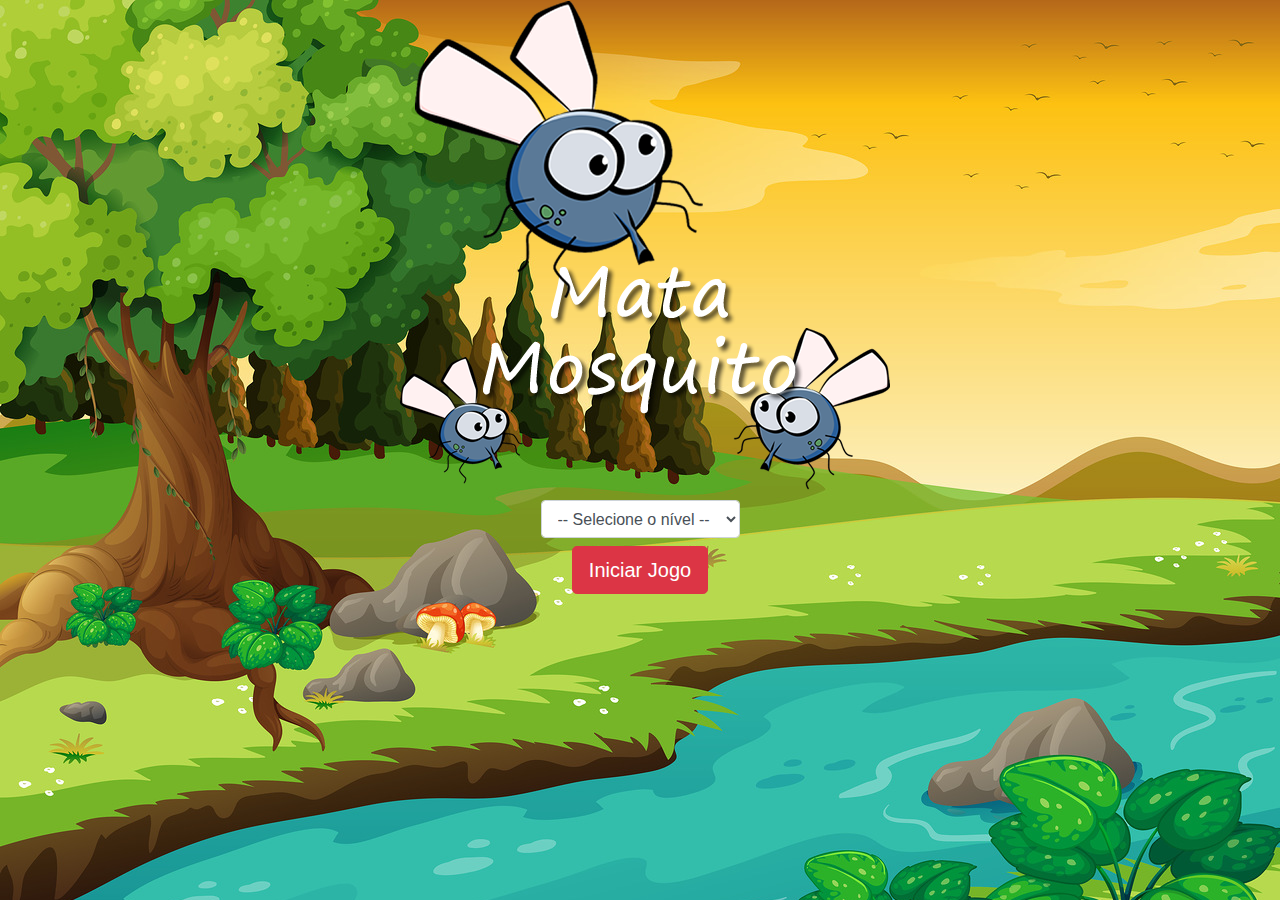
<file: proj_completo/index.html>
<!DOCTYPE html>
<html>
	<head>
		<title></title>
		<meta charset="UTF-8" />
		<link rel="stylesheet" href="https://maxcdn.bootstrapcdn.com/bootstrap/4.0.0/css/bootstrap.min.css" integrity="sha384-Gn5384xqQ1aoWXA+058RXPxPg6fy4IWvTNh0E263XmFcJlSAwiGgFAW/dAiS6JXm" crossorigin="anonymous">

		<link rel="stylesheet" href="estilo.css" />

		<script>
			function iniciarJogo() {
				var nivel = document.getElementById('nivel').value

				if(nivel === '') {
					alert('Selecione um nível para iniciar o jogo')
					return false
				}

				window.location.href = "app.html?" + nivel
 
			}
		</script>
	</head>
	<body>

		<div class="container">
			<div class="row">
				<div class="col">
					<div class="d-flex justify-content-center">
						<img src="imagens/game.png" />
					</div>
				</div>
			</div>

			<div class="row">
				<div class="col">
					<div class="d-flex justify-content-center">
						<div class="mb-2">
							<select class="form-control" id="nivel">
								<option value="">-- Selecione o nível --</option>
								<option value="normal">Normal</option>
								<option value="dificil">Difícil</option>
								<option value="chucknorris">Chuck Norris</option>
							</select>
						</div>
					</div>
				</div>
			</div>


			<div class="row">
				<div class="col">
					<div class="d-flex justify-content-center">
						<button type="button" class="btn btn-danger btn-lg" onclick="iniciarJogo()" >Iniciar Jogo</button>
					</div>
				</div>
			</div>
		</div>

	</body>
</html>
</file>
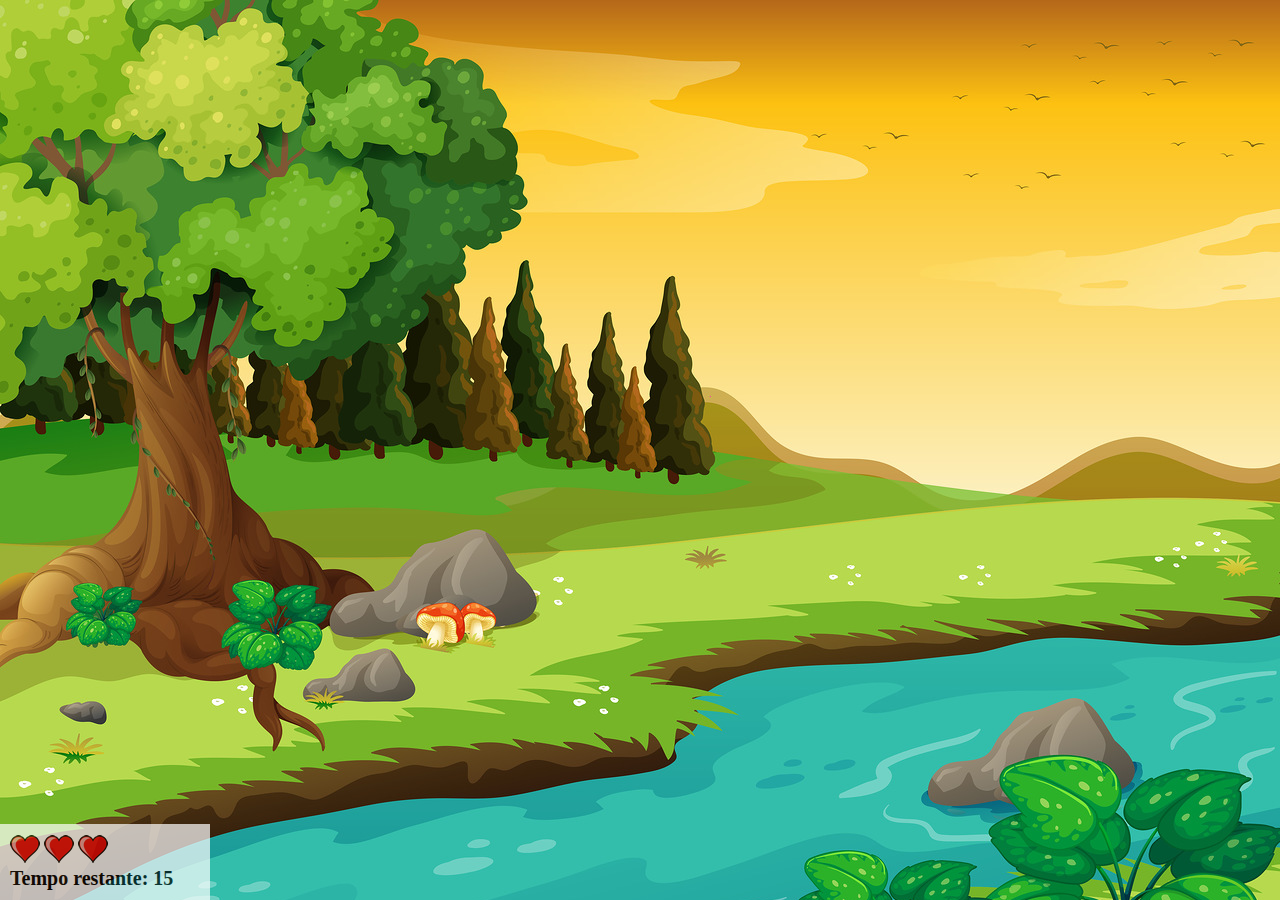
<file: proj_completo/app.html>
<!DOCTYPE html>
<html>
	<head>
		<title></title>
		<meta charset="UTF-8" />
		<link rel="stylesheet" href="estilo.css" />
		<script src="jogo.js"></script>
	</head>
	<body onresize="ajustaTamanhoPalcoJogo()">

		<div class="painel">
			<div class="vidas">
				<img id="v1" src="imagens/coracao_cheio.png" />
				<img id="v2" src="imagens/coracao_cheio.png" />
				<img id="v3" src="imagens/coracao_cheio.png" />
			</div>

			<div class="cronometro">Tempo restante: <span id="cronometro"></span></div>
		</div>
 
		<script>
			document.getElementById('cronometro').innerHTML = tempo

			var criaMosca = setInterval(function() { 
				posicaoRandomica()
			}, criaMosquitoTempo)
		</script>
	</body>
</html>
</file>
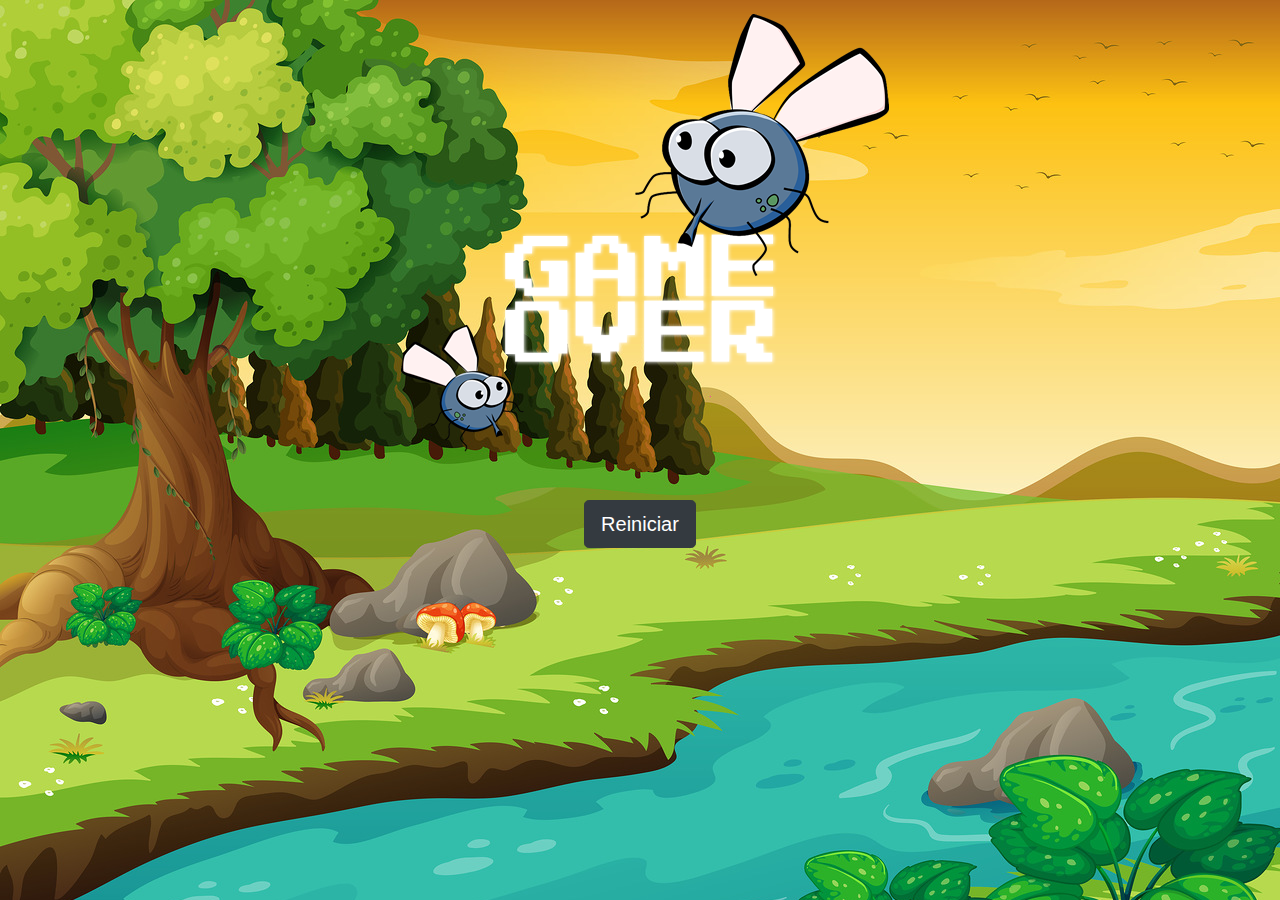
<file: proj_completo/fim_de_jogo.html>
<!DOCTYPE html>
<html>
	<head>
		<title></title>
		<meta charset="UTF-8" />

		<link rel="stylesheet" href="https://maxcdn.bootstrapcdn.com/bootstrap/4.0.0/css/bootstrap.min.css" integrity="sha384-Gn5384xqQ1aoWXA+058RXPxPg6fy4IWvTNh0E263XmFcJlSAwiGgFAW/dAiS6JXm" crossorigin="anonymous">

		<link rel="stylesheet" href="estilo.css" />
	</head>
	<body>

		<div class="container">
			<div class="row">
				<div class="col">
					<div class="d-flex justify-content-center">
						<img src="imagens/game_over.png" />
					</div>
				</div>
			</div>

 
			<div class="row">
				<div class="col">
					<div class="d-flex justify-content-center">
						<button type="button" class="btn btn-dark btn-lg" onclick="window.location.href = 'index.html' ">Reiniciar</button>
					</div>
				</div>
			</div>
		</div>

	</body>
</html>
</file>
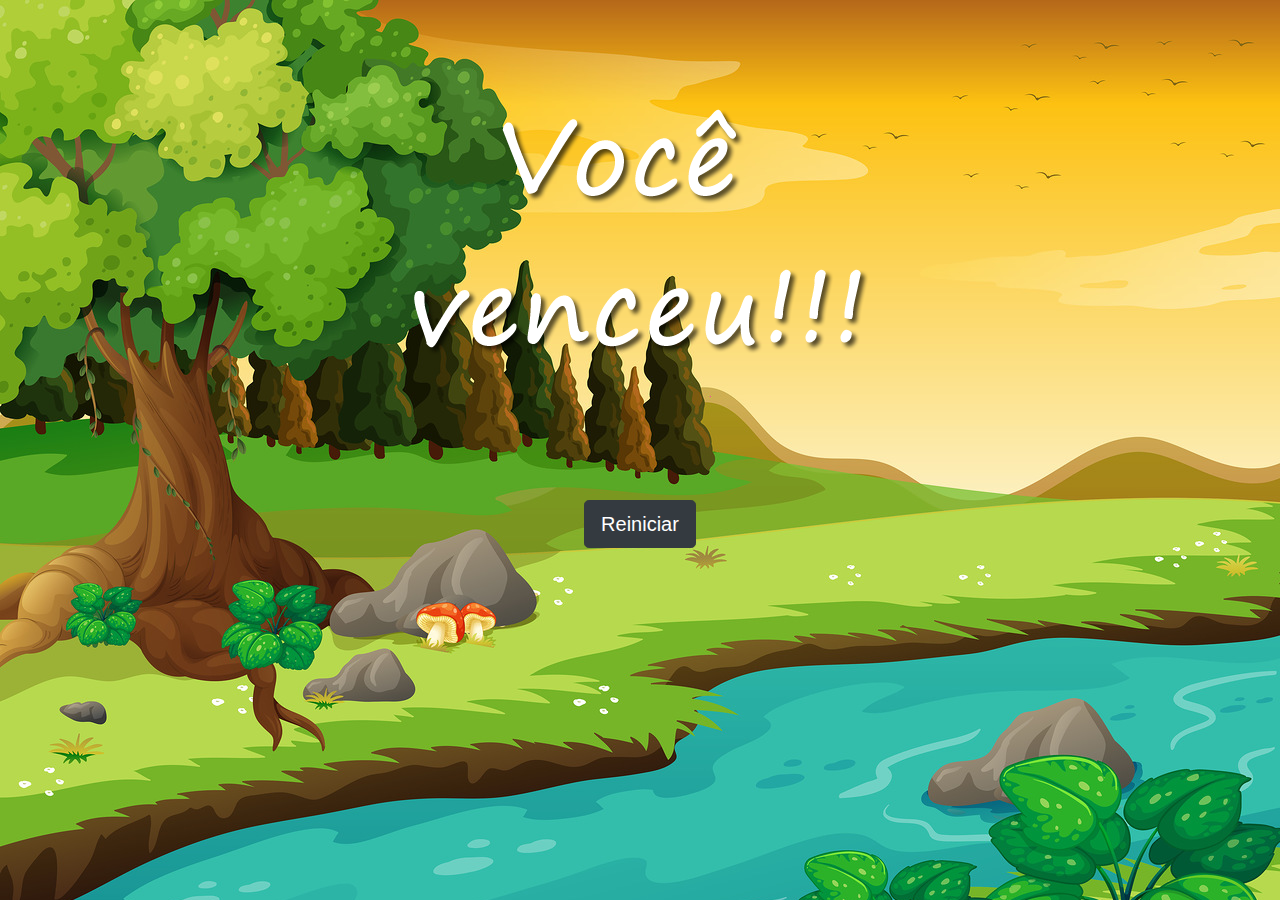
<file: proj_completo/vitoria.html>
<!DOCTYPE html>
<html>
	<head>
		<title></title>
		<meta charset="UTF-8" />

		<link rel="stylesheet" href="https://maxcdn.bootstrapcdn.com/bootstrap/4.0.0/css/bootstrap.min.css" integrity="sha384-Gn5384xqQ1aoWXA+058RXPxPg6fy4IWvTNh0E263XmFcJlSAwiGgFAW/dAiS6JXm" crossorigin="anonymous">

		<link rel="stylesheet" href="estilo.css" />
	</head>
	<body>

		<div class="container">
			<div class="row">
				<div class="col">
					<div class="d-flex justify-content-center">
						<img src="imagens/vitoria.png" />
					</div>
				</div>
			</div>
 

			<div class="row">
				<div class="col">
					<div class="d-flex justify-content-center">
						<button type="button" class="btn btn-dark btn-lg" onclick="window.location.href = 'index.html' ">Reiniciar</button>
					</div>
				</div>
			</div>
		</div>

	</body>
</html>
</file>
<file: proj_completo/estilo.css>
html {
	cursor: url(imagens/mata_mosquito.png) 30 30, auto;
}

body {
	background-image: url(imagens/bg.jpg);
	background-repeat: no-repeat;
	background-size: 100%;
}

.mosquito1 {
	width: 50px;
	height: 50px;
}
 
.mosquito2 {
	width: 70px;
	height: 70px;
}

.mosquito3 {
	width: 90px;
	height: 90px;
}

.ladoA {
	transform: scaleX(1);
}

.ladoB {
	transform: scaleX(-1);
}

.painel {
	position: absolute;
	width: 190px;
	padding: 10px;
	left: 0px;
	bottom: 0px;
	border-top:solid 1px #fff;
	background-color: #fff;
	opacity: 0.7
}

.vidas {
	float: left;
}

.cronometro {
	float: left;
	font-size: 20px;
	font-weight: bold;
}
</file>
